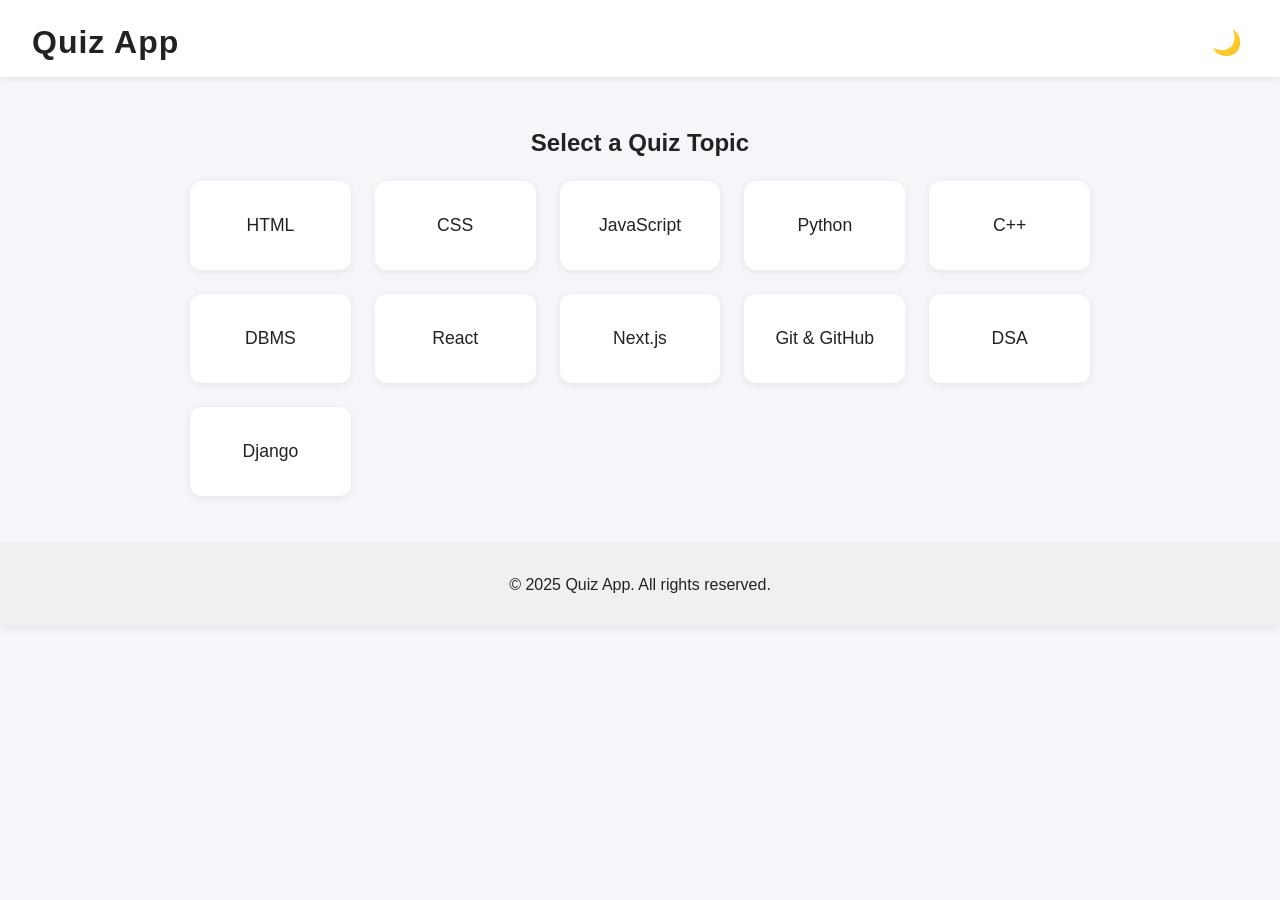
<file: public/index.html>
<!DOCTYPE html>
<html lang="en">
<head>
  <meta charset="UTF-8">
  <meta name="viewport" content="width=device-width, initial-scale=1.0">
  <title>Quiz App</title>
  <link rel="stylesheet" href="../src/styles.css">
</head>
<body>
  <header>
    <h1>Quiz App</h1>
    <button id="theme-toggle" aria-label="Toggle dark/light mode">🌙</button>
  </header>
  <main>
    <section class="quiz-list">
      <h2>Select a Quiz Topic</h2>
      <div class="topics">
        <a href="../src/quiz.html?topic=html" class="topic-card">HTML</a>
        <a href="../src/quiz.html?topic=css" class="topic-card">CSS</a>
        <a href="../src/quiz.html?topic=js" class="topic-card">JavaScript</a>
        <a href="../src/quiz.html?topic=python" class="topic-card">Python</a>
        <a href="../src/quiz.html?topic=cpp" class="topic-card">C++</a>
        <a href="../src/quiz.html?topic=dbms" class="topic-card">DBMS</a>
        <a href="../src/quiz.html?topic=react" class="topic-card">React</a>
        <a href="../src/quiz.html?topic=nextjs" class="topic-card">Next.js</a>
        <a href="../src/quiz.html?topic=git" class="topic-card">Git & GitHub</a>
        <a href="../src/quiz.html?topic=dsa" class="topic-card">DSA</a>
        <a href="../src/quiz.html?topic=django" class="topic-card">Django</a>
      </div>
    </section>
  </main>
  <footer>
    <p>&copy; 2025 Quiz App. All rights reserved.</p>
  </footer>
  <script src="../src/theme.js"></script>
</body>
</html>
</file>
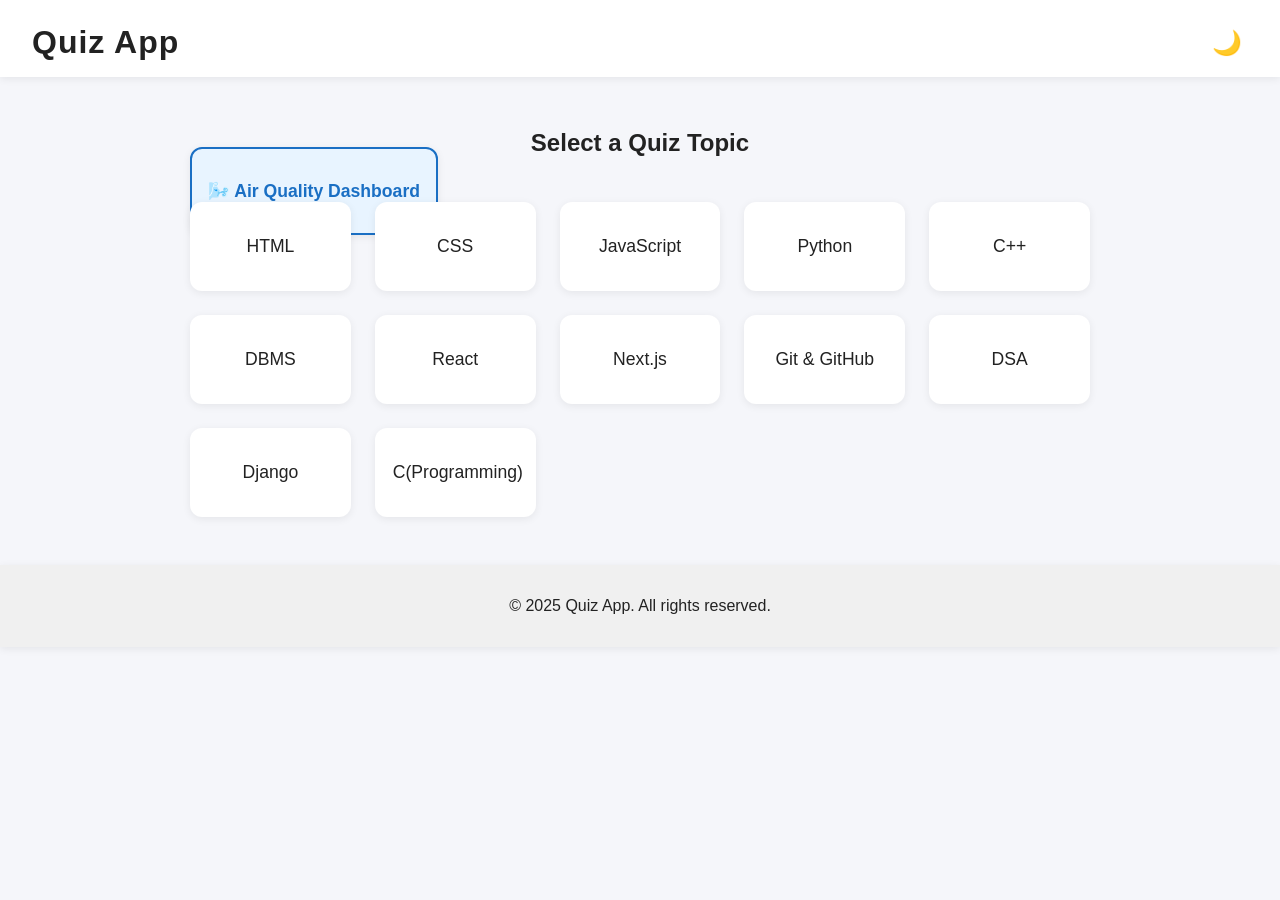
<file: src/index.html>
<!DOCTYPE html>
<html lang="en">
<head>
  <meta charset="UTF-8">
  <meta name="viewport" content="width=device-width, initial-scale=1.0">
  <title>Quiz App</title>
  <link rel="stylesheet" href="styles.css">
</head>
<body>
  <header>
    <h1>Quiz App</h1>
    <button id="theme-toggle" aria-label="Toggle dark/light mode">🌙</button>
  </header>
  <main>
    <section class="quiz-list">
      <h2>Select a Quiz Topic</h2>
      <a href="air-quality.html" class="topic-card" style="grid-column:1/-1;background:#e8f4ff;border:2px solid #1a6fc4;color:#1a6fc4;font-weight:700;">
        🌬️ Air Quality Dashboard
      </a>
      <div class="topics">
        <a href="quiz.html?topic=html" class="topic-card">HTML</a>
        <a href="quiz.html?topic=css" class="topic-card">CSS</a>
        <a href="quiz.html?topic=js" class="topic-card">JavaScript</a>
        <a href="quiz.html?topic=python" class="topic-card">Python</a>
        <a href="quiz.html?topic=cpp" class="topic-card">C++</a>
        <a href="quiz.html?topic=dbms" class="topic-card">DBMS</a>
        <a href="quiz.html?topic=react" class="topic-card">React</a>
        <a href="quiz.html?topic=nextjs" class="topic-card">Next.js</a>
        <a href="quiz.html?topic=git" class="topic-card">Git & GitHub</a>
        <a href="quiz.html?topic=dsa" class="topic-card">DSA</a>
        <a href="quiz.html?topic=django" class="topic-card">Django</a>
        <a href="quiz.html?topic=cprogramming" class="topic-card">C(Programming)</a>
      </div>
    </section>
  </main>
  <footer>
    <p>&copy; 2025 Quiz App. All rights reserved.</p>
  </footer>
  <script src="theme.js"></script>
</body>
</html>
</file>
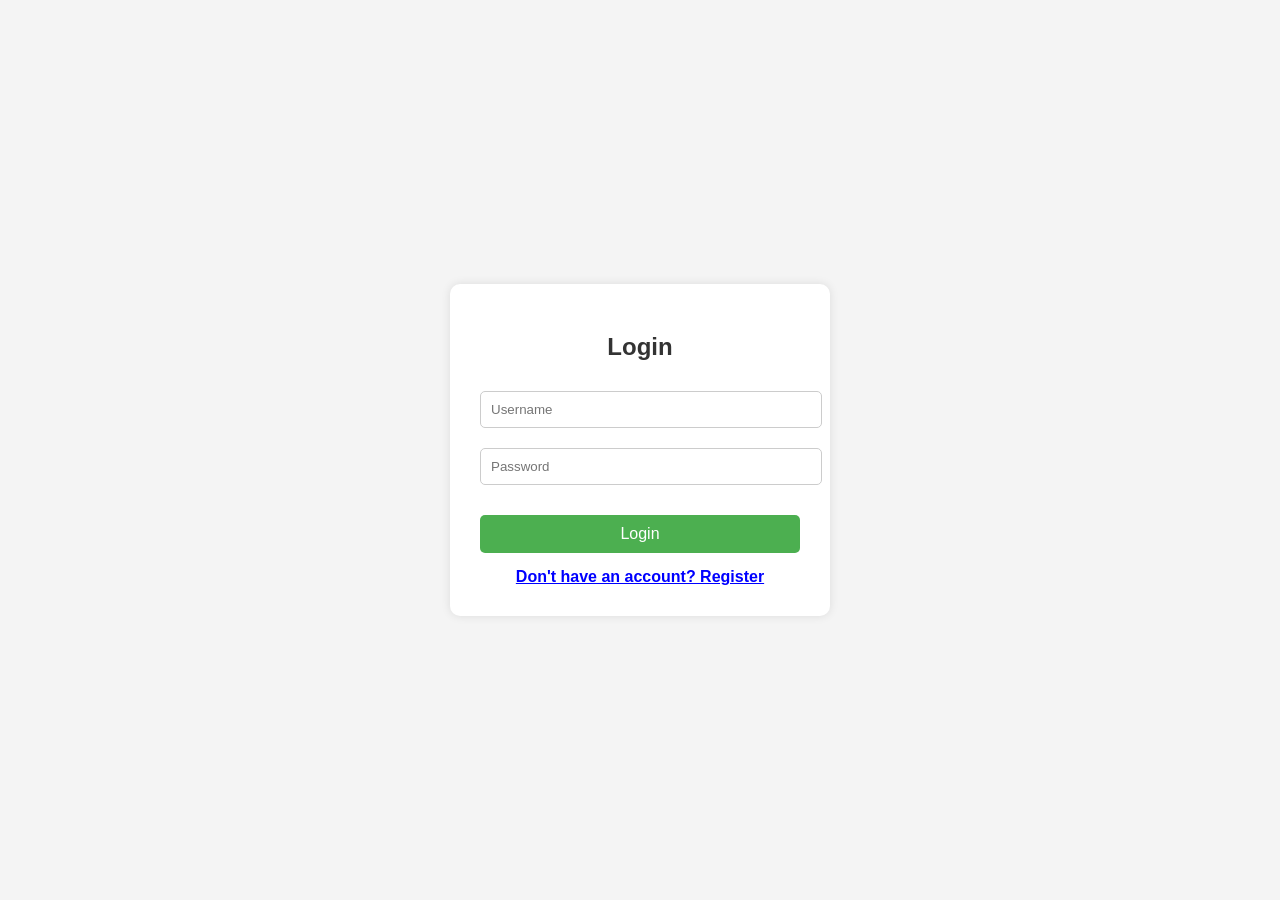
<file: auth.html>
<!DOCTYPE html>
<html lang="en">
<head>
  <meta charset="UTF-8" />
  <meta name="viewport" content="width=device-width, initial-scale=1.0"/>
  <title>Login / Register - Quiz App</title>
  <link rel="stylesheet" href="styles.css" />
  <style>
    body {
      font-family: Arial, sans-serif;
      background: #f4f4f4;
      display: flex;
      justify-content: center;
      align-items: center;
      height: 100vh;
    }
    .container {
      background: #fff;
      padding: 30px;
      border-radius: 10px;
      box-shadow: 0 0 10px rgba(0,0,0,0.1);
      width: 320px;
    }
    h2 {
      text-align: center;
      margin-bottom: 20px;
    }
    input {
      width: 100%;
      padding: 10px;
      margin: 10px 0;
      border: 1px solid #ccc;
      border-radius: 5px;
    }
    button {
      width: 100%;
      padding: 10px;
      background-color: #4CAF50;
      color: white;
      border: none;
      border-radius: 5px;
      cursor: pointer;
    }
    button:hover {
      background-color: #45a049;
    }
    .toggle-link {
      margin-top: 15px;
      text-align: center;
      cursor: pointer;
      color: blue;
      text-decoration: underline;
    }
  </style>
</head>
<body>
  <div class="container">
    <div id="login-form">
      <h2>Login</h2>
      <input type="text" id="loginUsername" placeholder="Username" required />
      <input type="password" id="loginPassword" placeholder="Password" required />
      <button onclick="loginUser()">Login</button>
      <div class="toggle-link" onclick="showRegister()">Don't have an account? Register</div>
    </div>

    <div id="register-form" style="display:none;">
      <h2>Register</h2>
      <input type="text" id="regUsername" placeholder="Username" required />
      <input type="password" id="regPassword" placeholder="Password" required />
      <button onclick="registerUser()">Register</button>
      <div class="toggle-link" onclick="showLogin()">Already have an account? Login</div>
    </div>
  </div>

  <script>
    function showRegister() {
      document.getElementById("login-form").style.display = "none";
      document.getElementById("register-form").style.display = "block";
    }

    function showLogin() {
      document.getElementById("login-form").style.display = "block";
      document.getElementById("register-form").style.display = "none";
    }

    function registerUser() {
      const username = document.getElementById("regUsername").value;
      const password = document.getElementById("regPassword").value;

      if (username && password) {
        localStorage.setItem("quizUser", username);
        localStorage.setItem("quizPass", password);
        alert("Registration successful! You can now login.");
        showLogin();
      } else {
        alert("Please fill all fields.");
      }
    }

    function loginUser() {
      const username = document.getElementById("loginUsername").value;
      const password = document.getElementById("loginPassword").value;

      const storedUser = localStorage.getItem("quizUser");
      const storedPass = localStorage.getItem("quizPass");

      if (username === storedUser && password === storedPass) {
        alert("Login successful!");
        window.location.href = "index.html"; // Redirect to quiz homepage
      } else {
        alert("Invalid credentials!");
      }
    }
  </script>
</body>
</html>
</file>
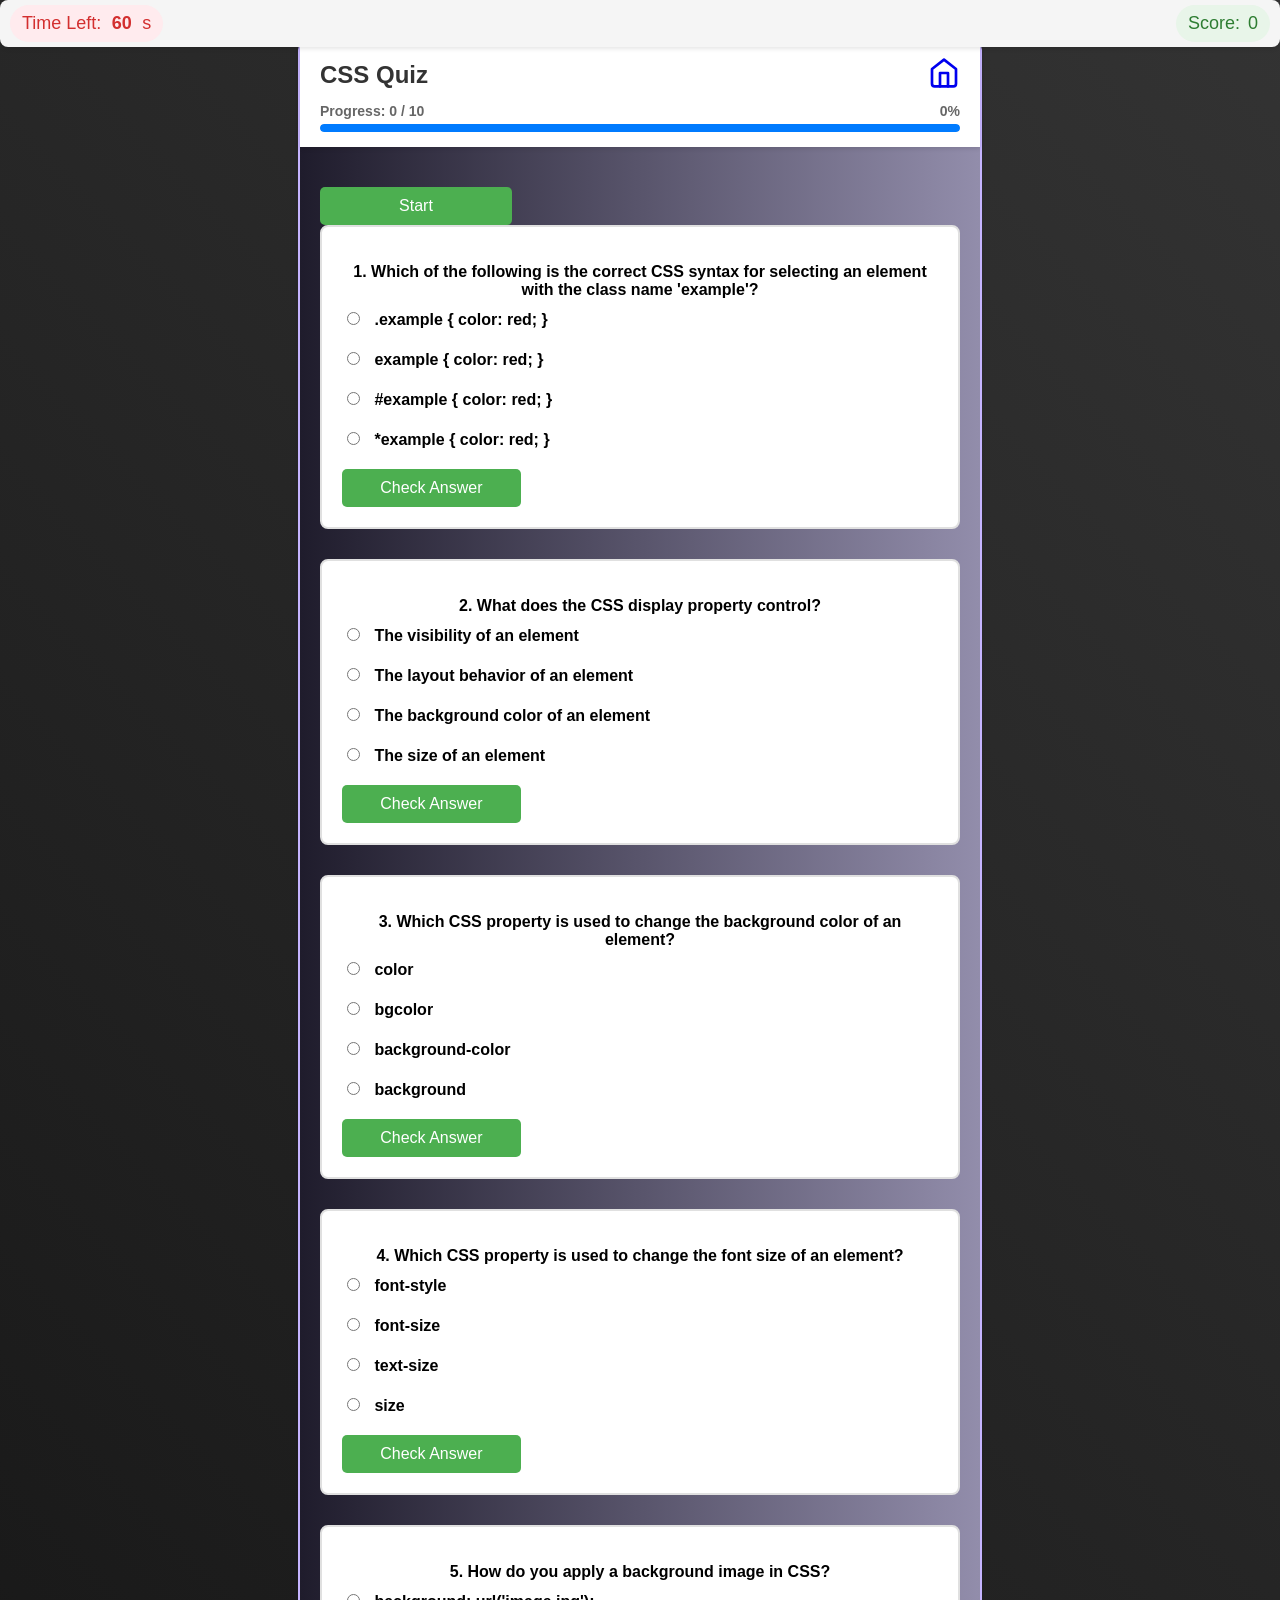
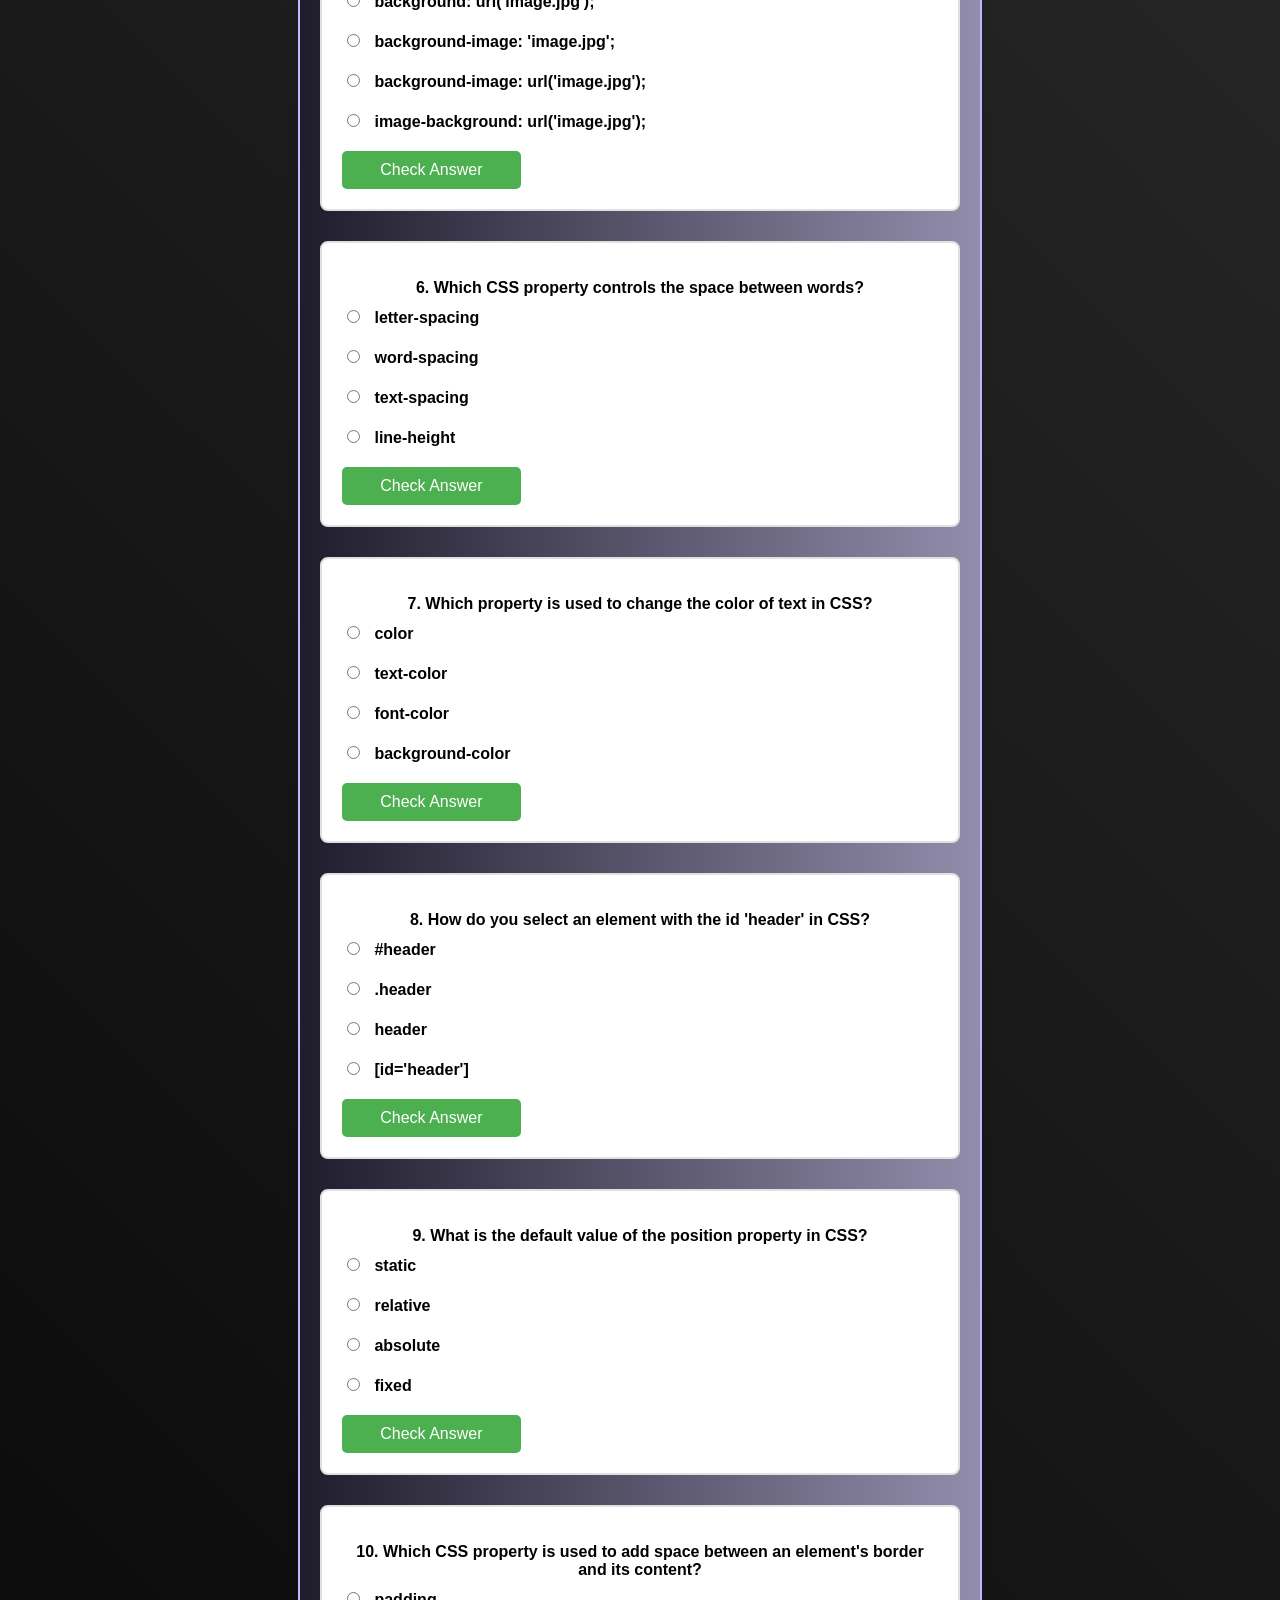
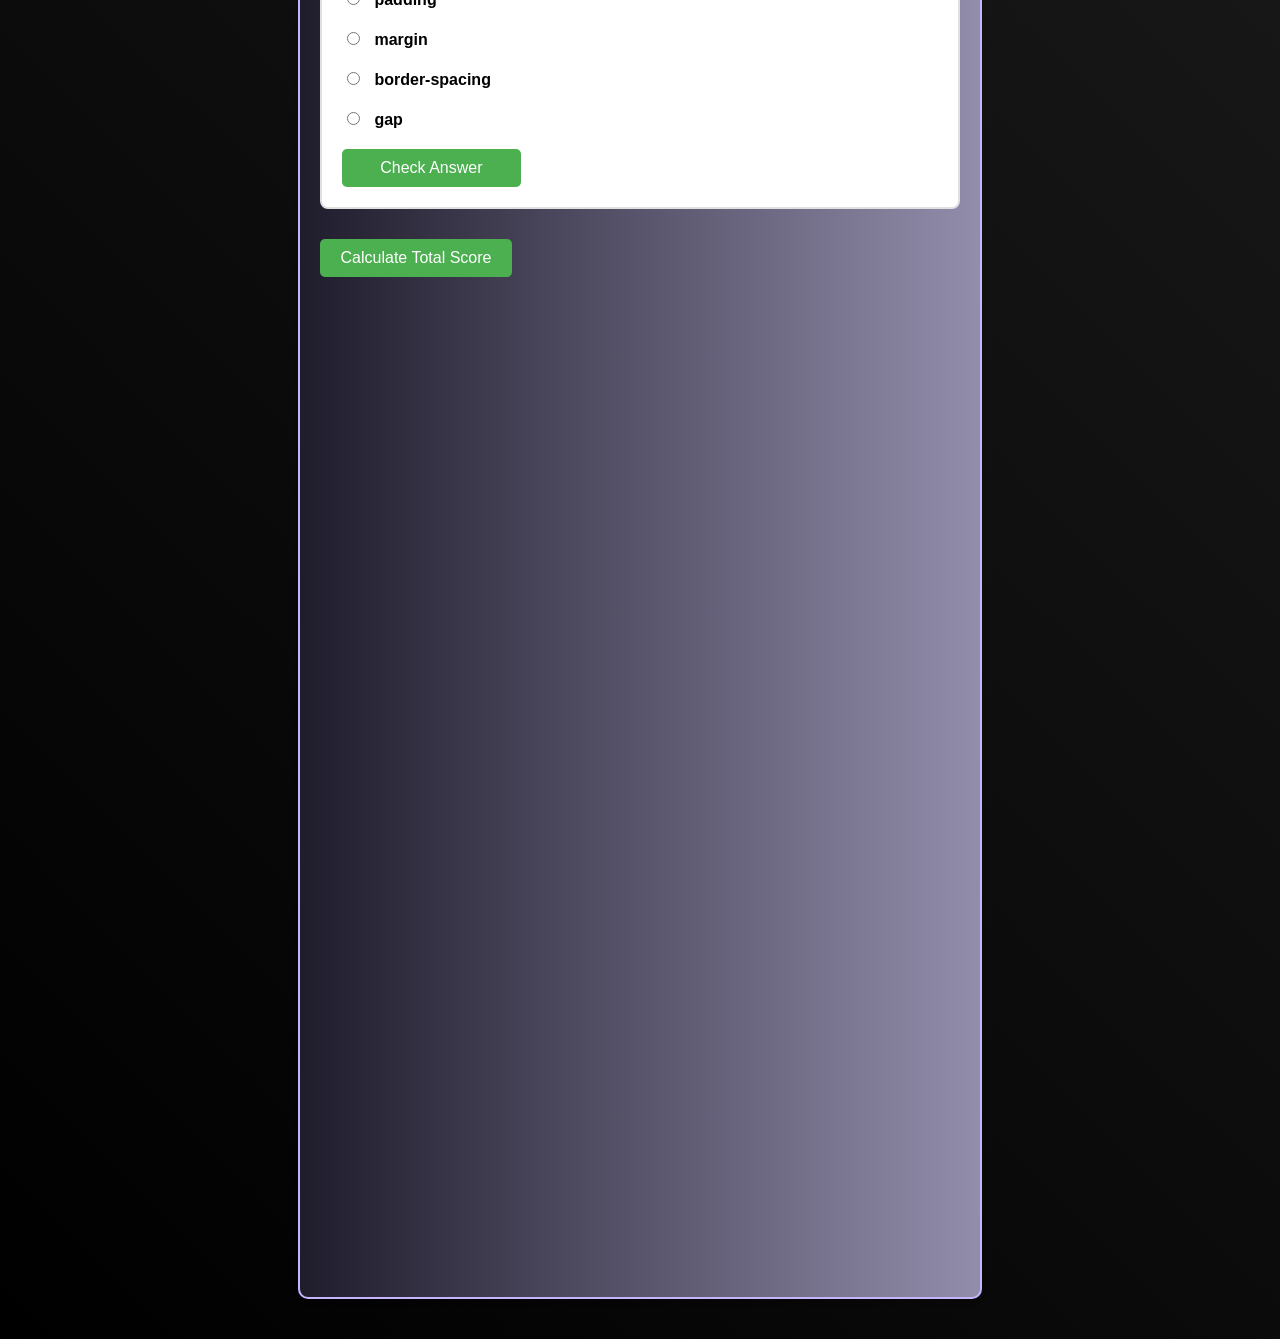
<file: css-quiz.html>
<!DOCTYPE html>
<html lang="en">
<head>
  <meta charset="UTF-8" />
  <meta name="viewport" content="width=device-width, initial-scale=1.0"/>
  <title>CSS Quiz</title>
  <link rel="stylesheet" href="styles.css"/>
</head>
<body>
  <div class="quiz-header">
    <div class="timer-container">
      <span>Time Left: </span><span id="timer">60</span>s
    </div>
    <div class="score-display">
      <span>Score: </span><span id="scoree">0</span>
    </div>
  </div>

  <div class="quiz-container">
    <div class="progress-header">
      <div style="display: flex; justify-content: space-between; align-items: center;">
        <h2 style="margin: 0; color: #333;">CSS Quiz</h2>
        <a href="index.html" class="back-button-icon" aria-label="Back to Home">
          <svg xmlns="http://www.w3.org/2000/svg" width="32" height="32" viewBox="0 0 24 24" fill="none" stroke="currentColor" stroke-width="2" stroke-linecap="round" stroke-linejoin="round">
            <path d="M3 9l9-7 9 7v11a2 2 0 0 1-2 2H5a2 2 0 0 1-2-2z"/>
            <polyline points="9 22 9 12 15 12 15 22"/>
          </svg>
        </a>
      </div>

      <div class="progress-container">
        <div class="progress-info">
          <span id="progress-text">Progress: 0 / 10</span>
          <span id="progress-percentage">0%</span>
        </div>
        <div class="progress-bar">
          <div class="progress-fill" id="progress-fill"></div>
        </div>
      </div>
    </div>

    <div class="quiz-section">
      <div class="btnclass">
        <button id="start-btn">Start</button>
        <button id="restart-btn" style="display:none;">Restart</button>
      </div>

      <div class="questions-scroll-container">
        <div id="css-questions"></div>
      </div>
    </div>

    <div id="result" class="result"></div>
  </div>

  <script src="script.js"></script>
</body>
</html>
</file>
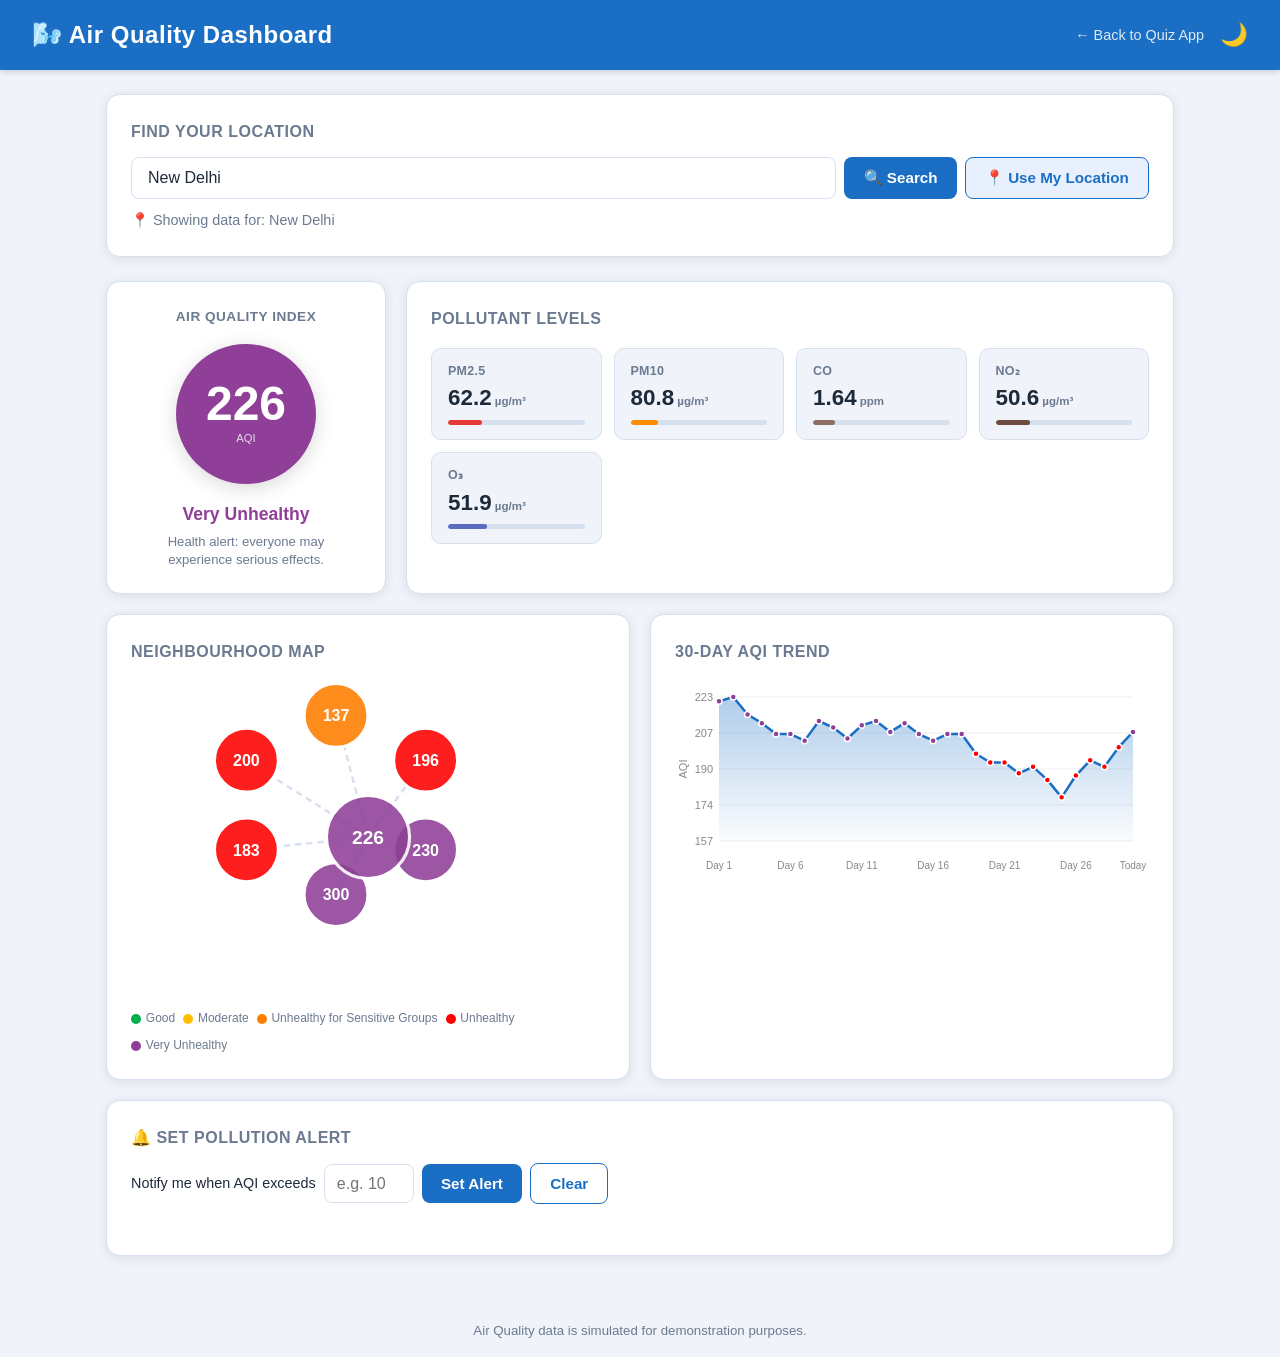
<file: src/air-quality.html>
<!DOCTYPE html>
<html lang="en">
<head>
  <meta charset="UTF-8">
  <meta name="viewport" content="width=device-width, initial-scale=1.0">
  <title>Air Quality Dashboard</title>
  <link rel="stylesheet" href="css/air-quality.css">
</head>
<body>

  <!-- ── Header ──────────────────────────────────────────────────────────── -->
  <header class="aq-header">
    <h1>🌬️ Air Quality Dashboard</h1>
    <div class="header-right">
      <a href="index.html" class="back-link">← Back to Quiz App</a>
      <button id="theme-toggle-aq" aria-label="Toggle dark/light mode" title="Toggle theme">🌙</button>
    </div>
  </header>

  <!-- ── Main ─────────────────────────────────────────────────────────────── -->
  <main class="aq-main">

    <!-- 1. Search / GPS ─────────────────────────────────────────────────── -->
    <section class="search-section card">
      <h2>Find your location</h2>
      <div class="search-bar">
        <input
          type="text"
          id="city-input"
          placeholder="Type your city or village name…"
          aria-label="City or village name"
          autocomplete="off"
        >
        <button id="search-btn" class="btn btn-primary">🔍 Search</button>
        <button id="gps-btn"    class="btn btn-secondary">📍 Use My Location</button>
      </div>
      <p id="location-display"></p>
    </section>

    <!-- 2 + 3. AQI & Pollutants ─────────────────────────────────────────── -->
    <div class="top-row">

      <!-- AQI -->
      <div class="card aqi-card">
        <p class="aqi-label">Air Quality Index</p>
        <div class="aqi-circle aqi-good" id="aqi-circle">
          <span class="aqi-number" id="aqi-number">—</span>
          <span class="aqi-unit">AQI</span>
        </div>
        <p class="aqi-category" id="aqi-category">—</p>
        <p class="aqi-description" id="aqi-description"></p>
      </div>

      <!-- Pollutants -->
      <div class="card pollutants-card">
        <h3>Pollutant Levels</h3>
        <div class="pollutants-grid" id="pollutants-grid">
          <!-- Populated by JS -->
        </div>
      </div>

    </div>

    <!-- 4 + 5. Map & Trend ──────────────────────────────────────────────── -->
    <div class="bottom-row">

      <!-- Neighbourhood map -->
      <div class="card map-card">
        <h3>Neighbourhood Map</h3>
        <div class="map-wrapper">
          <svg id="neighborhood-map" viewBox="0 0 200 200" role="img" aria-label="Neighbourhood air quality map">
            <!-- Populated by JS -->
          </svg>
          <div class="map-tooltip" id="map-tooltip"></div>
        </div>
        <div class="map-legend" id="map-legend">
          <!-- Populated by JS -->
        </div>
      </div>

      <!-- 30-day trend -->
      <div class="card trend-card">
        <h3>30-Day AQI Trend</h3>
        <canvas id="trend-canvas" aria-label="30-day air quality index trend chart"></canvas>
      </div>

    </div>

    <!-- 6. Alerts ───────────────────────────────────────────────────────── -->
    <div class="card alert-card">
      <h3>🔔 Set Pollution Alert</h3>
      <div class="alert-form">
        <label for="alert-threshold">Notify me when AQI exceeds</label>
        <input
          type="number"
          id="alert-threshold"
          min="1"
          max="500"
          placeholder="e.g. 100"
          aria-label="AQI alert threshold"
        >
        <button id="set-alert-btn"   class="btn btn-primary">Set Alert</button>
        <button id="clear-alert-btn" class="btn btn-outline">Clear</button>
      </div>
      <p id="alert-status"></p>
    </div>

  </main>

  <!-- ── Footer ───────────────────────────────────────────────────────────── -->
  <footer class="aq-footer">
    <p>Air Quality data is simulated for demonstration purposes.</p>
  </footer>

  <!-- ── Loading Overlay ──────────────────────────────────────────────────── -->
  <div class="loading-overlay" id="loading-overlay" role="status" aria-live="polite">
    <div class="spinner"></div>
  </div>

  <script src="js/air-quality.js"></script>
</body>
</html>
</file>
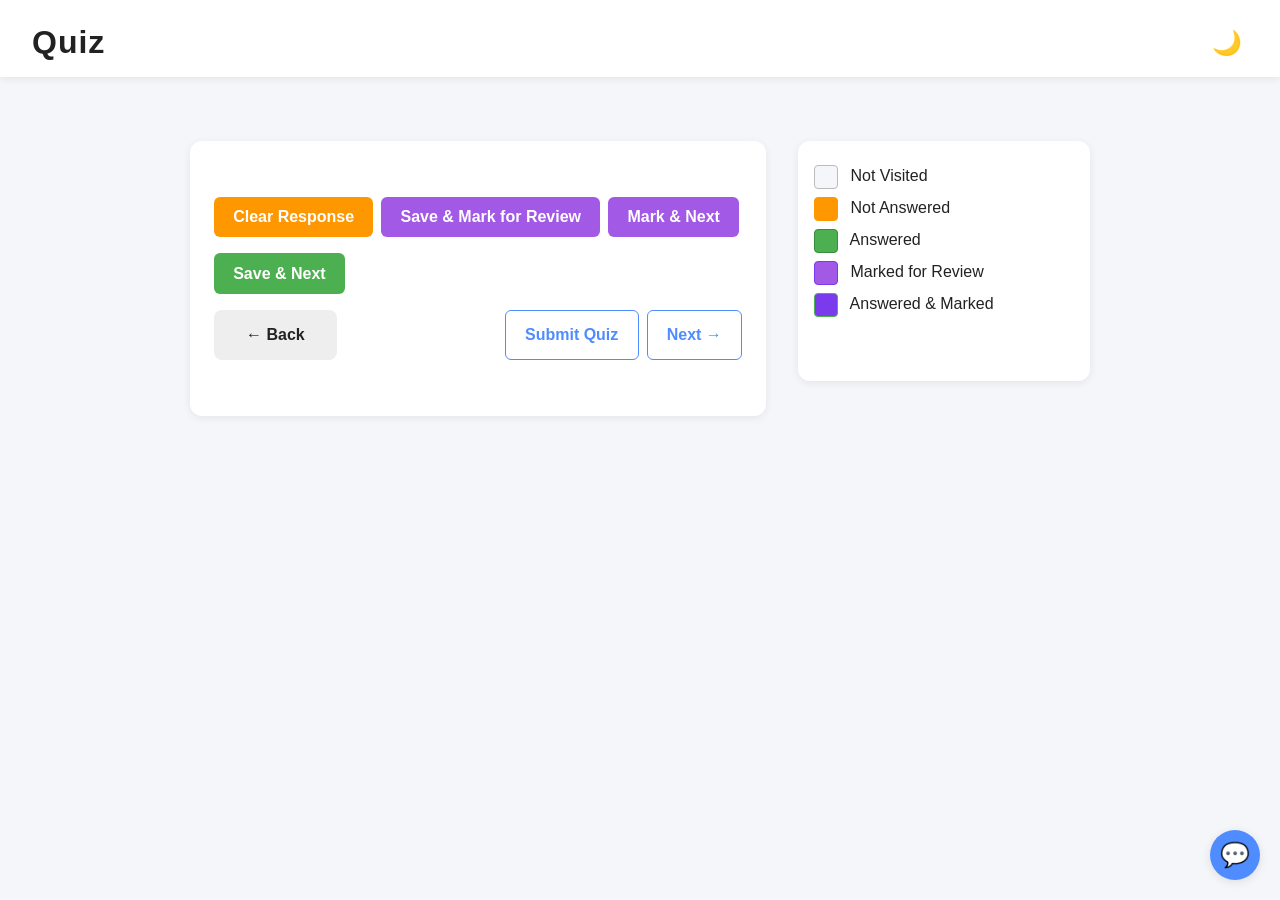
<file: src/quiz.html>
<!DOCTYPE html>
<html lang="en">
<head>
  <meta charset="UTF-8">
  <meta name="viewport" content="width=device-width, initial-scale=1.0">
  <title>Quiz App</title>
  <link rel="stylesheet" href="styles.css">
</head>
<body>
  <header>
    <h1 id="quiz-title">Quiz</h1>
    <button id="theme-toggle" aria-label="Toggle dark/light mode">🌙</button>
  </header>
  <main class="quiz-main-layout">
    <div class="quiz-container">
      <div id="question-area"></div>
      <div id="result"></div>
      <div id="review-area" style="display: none;"></div>
      <div class="quiz-action-row">
        <button id="clear-btn" class="action-btn orange">Clear Response</button>
        <button id="save-mark-btn" class="action-btn purple">Save & Mark for Review</button>
        <button id="mark-next-btn" class="action-btn purple">Mark & Next</button>
        <button id="save-next-btn" class="action-btn green">Save & Next</button>
      </div>
      <div class="quiz-nav-row">
        <button id="back-btn" class="nav-btn">← Back</button>
        <button id="submit-btn" class="nav-btn">Submit Quiz</button>
        <button id="next-btn" class="nav-btn">Next →</button>
      </div>
    </div>
    <div class="side-panel-right">
      <div class="legend">
        <div>
          <span class="legend-box not-visited"></span>
          Not Visited
        </div>
        <div>
          <span class="legend-box not-answered"></span>
          Not Answered
        </div>
        <div>
          <span class="legend-box answered"></span>
          Answered
        </div>
        <div>
          <span class="legend-box marked"></span>
          Marked for Review
        </div>
        <div>
          <span class="legend-box answered-marked"></span>
          Answered & Marked
        </div>
      </div>
      <div id="question-grid" class="question-grid"></div>
    </div>
  </main>

  <!-- Submit Modal -->
  <div id="submit-modal" class="modal" style="display: none;">
    <div class="modal-content">
      <h3>Submit Quiz?</h3>
      <div id="submit-summary"></div>
      <div class="modal-actions">
        <button id="final-submit-btn" class="action-btn green">Yes, Submit</button>
        <button id="cancel-submit-btn" class="nav-btn">Cancel</button>
      </div>
    </div>
  </div>

  <button id="exit-btn" class="big-btn" style="display: none;">Exit to Main Menu</button>

  <!-- Chatbot Widget -->
  <div class="chatbot-widget">
    <button class="chat-toggle" id="chatToggle">💬</button>
    <div class="chat-container" id="chatContainer">
      <div class="chat-header">
        <h3 class="chat-title">Quiz Assistant</h3>
        <button class="chat-close" id="chatClose">×</button>
      </div>
      <div class="chat-messages" id="chatMessages">
        <div class="chat-message bot">
          Hello! 👋 I'm your Quiz Assistant. Need help with the quiz?
        </div>
      </div>
      <div class="chat-input-area">
        <input type="text" class="chat-input" id="chatInput" placeholder="Type your message...">
        <button class="chat-send" id="chatSend">Send</button>
      </div>
    </div>
  </div>

  <script src="theme.js"></script>
  <script src="quiz.js"></script>
  <script>
    // Chatbot functionality
    const chatToggle = document.getElementById('chatToggle');
    const chatClose = document.getElementById('chatClose');
    const chatContainer = document.getElementById('chatContainer');
    const chatInput = document.getElementById('chatInput');
    const chatSend = document.getElementById('chatSend');
    const chatMessages = document.getElementById('chatMessages');

    function toggleChat() {
      chatContainer.classList.toggle('open');
    }

    function addMessage(message, isBot = false) {
      const messageDiv = document.createElement('div');
      messageDiv.className = `chat-message ${isBot ? 'bot' : 'user'}`;
      messageDiv.textContent = message;
      chatMessages.appendChild(messageDiv);
      chatMessages.scrollTop = chatMessages.scrollHeight;
    }

    function handleUserMessage(message) {
      addMessage(message, false);
      
      // Quiz-specific response logic
      let response = '';
      const lowerMessage = message.toLowerCase();
      
      if (lowerMessage.includes('hello') || lowerMessage.includes('hi')) {
        response = 'Hello! How can I help you with the quiz?';
      } else if (lowerMessage.includes('mark') || lowerMessage.includes('review')) {
        response = 'You can use "Mark for Review" to flag questions you want to revisit later. These will be highlighted in purple in the question grid.';
      } else if (lowerMessage.includes('submit')) {
        response = 'When you submit the quiz, you\'ll see your final score and a detailed review of all questions. Make sure to check all your answers before submitting!';
      } else if (lowerMessage.includes('clear')) {
        response = 'The "Clear Response" button will remove your current answer. You can then select a different option.';
      } else if (lowerMessage.includes('navigate') || lowerMessage.includes('move')) {
        response = 'Use the question grid on the right to jump to any question, or use the Back/Next buttons to move sequentially.';
      } else if (lowerMessage.includes('thank')) {
        response = "You're welcome! Good luck with your quiz!";
      } else {
        response = "I can help you with navigation, marking questions for review, or submitting your quiz. What would you like to know?";
      }
      
      setTimeout(() => addMessage(response, true), 500);
    }

    chatToggle.addEventListener('click', toggleChat);
    chatClose.addEventListener('click', toggleChat);
    
    chatInput.addEventListener('keypress', (e) => {
      if (e.key === 'Enter' && chatInput.value.trim()) {
        handleUserMessage(chatInput.value.trim());
        chatInput.value = '';
      }
    });

    chatSend.addEventListener('click', () => {
      if (chatInput.value.trim()) {
        handleUserMessage(chatInput.value.trim());
        chatInput.value = '';
      }
    });
  </script>
</body>
</html>
</file>
<file: src/styles.css>
/* Root theme variables */
:root {
  --bg: #f5f6fa;
  --text: #222;
  --primary: #4f8cff;
  --card-bg: #fff;
  --card-shadow: 0 2px 8px rgba(0,0,0,0.07);
  --header-bg: #fff;
  --footer-bg: #f0f0f0;
}
[data-theme="dark"] {
  --bg: #181a1b;
  --text: #f5f6fa;
  --primary: #4f8cff;
  --card-bg: #23272f;
  --card-shadow: 0 2px 8px rgba(0,0,0,0.25);
  --header-bg: #23272f;
  --footer-bg: #181a1b;
}

html, body {
  margin: 0;
  padding: 0;
  font-family: 'Segoe UI', Arial, sans-serif;
  background: var(--bg);
  color: var(--text);
  min-height: 100vh;
}
header {
  background: var(--header-bg);
  box-shadow: var(--card-shadow);
  padding: 1.5rem 2rem 1rem 2rem;
  display: flex;
  align-items: center;
  justify-content: space-between;
}
header h1 {
  margin: 0;
  font-size: 2rem;
  letter-spacing: 1px;
}
#theme-toggle {
  background: none;
  border: none;
  font-size: 1.5rem;
  cursor: pointer;
  color: var(--primary);
  transition: color 0.2s;
}
#theme-toggle:hover {
  color: #222;
}
main {
  padding: 2rem 1rem 1rem 1rem;
  max-width: 900px;
  margin: 0 auto;
}
.quiz-list h2 {
  text-align: center;
  margin-bottom: 1.5rem;
}
.topics {
  display: grid;
  grid-template-columns: repeat(auto-fit, minmax(160px, 1fr));
  gap: 1.5rem;
}
.topic-card {
  background: var(--card-bg);
  color: var(--text);
  border-radius: 12px;
  box-shadow: var(--card-shadow);
  padding: 2rem 1rem;
  text-align: center;
  font-size: 1.1rem;
  font-weight: 500;
  text-decoration: none;
  transition: background 0.2s, color 0.2s, box-shadow 0.2s;
  border: 2px solid transparent;
}
.topic-card:hover, .topic-card:focus {
  background: var(--primary);
  color: #fff;
  box-shadow: 0 4px 16px rgba(79,140,255,0.15);
  border-color: var(--primary);
}
footer {
  background: var(--footer-bg);
  color: var(--text);
  text-align: center;
  padding: 1rem 0;
  margin-top: 2rem;
  box-shadow: var(--card-shadow);
}
/* Quiz page styles */
.quiz-container {
  background: var(--card-bg);
  border-radius: 12px;
  box-shadow: var(--card-shadow);
  padding: 2rem 1.5rem;
  max-width: 600px;
  margin: 2rem auto;
}
.quiz-header {
  display: flex;
  justify-content: space-between;
  align-items: center;
  margin-bottom: 1.5rem;
}
.question {
  font-size: 1.2rem;
  margin-bottom: 1rem;
}
.options {
  display: flex;
  flex-direction: column;
  gap: 0.75rem;
  width: 100%;
}
.option {
  background: var(--bg);
  border: 1.5px solid var(--primary);
  border-radius: 8px;
  padding: 0.75rem 1rem;
  cursor: pointer;
  font-size: 1rem;
  transition: background 0.2s, color 0.2s, border 0.2s;
  word-break: break-word;
  white-space: pre-line;
  text-align: left;
  width: 100%;
  min-height: 2.5rem;
  box-sizing: border-box;
  outline: none;
  overflow-x: auto;
  font-family: inherit, 'Segoe UI', Arial, sans-serif;
}
.option code, .option .code {
  font-family: 'Fira Mono', 'Consolas', 'Menlo', 'Monaco', monospace;
  background: none;
  color: inherit;
  font-size: 1em;
}
/* For options that look like code, auto-detect and use monospace */
.option[data-code="true"] {
  font-family: 'Fira Mono', 'Consolas', 'Menlo', 'Monaco', monospace;
}
.option:hover, .option:focus {
  background: #eaf1ff;
  border-color: var(--primary);
}
[data-theme="dark"] .option:hover, [data-theme="dark"] .option:focus {
  background: #23272f;
  border-color: #90b4ff;
}
.option.selected {
  background: #ffe082;
  color: #222;
  border: 2px solid #ffd600;
}
[data-theme="dark"] .option.selected {
  background: #4f4a1a;
  color: #fff;
  border: 2px solid #ffd600;
}
.option.selected:hover, .option.selected:focus {
  background: #aee571;
  color: #222;
  border: 2px solid #388e3c;
}
[data-theme="dark"] .option.selected:hover, [data-theme="dark"] .option.selected:focus {
  background: #388e3c;
  color: #fff;
  border: 2px solid #aee571;
}
.option.correct {
  background: #4caf50;
  color: #fff;
  border: 2px solid #388e3c;
}
[data-theme="dark"] .option.correct {
  background: #388e3c;
  color: #fff;
}
.option.incorrect {
  background: #ff4f4f;
  color: #fff;
  border: 2px solid #b71c1c;
}
[data-theme="dark"] .option.incorrect {
  background: #b71c1c;
  color: #fff;
}
.result, .score {
  margin-top: 1.5rem;
  font-size: 1.1rem;
  font-weight: 600;
  text-align: center;
}
.big-btn {
  width: 100%;
  padding: 1rem 0;
  font-size: 1.3rem;
  font-weight: bold;
  background: var(--primary);
  color: #fff;
  border: none;
  border-radius: 8px;
  margin-top: 1.5rem;
  margin-bottom: 0.5rem;
  cursor: pointer;
  transition: background 0.2s;
}
.big-btn:disabled {
  background: #b3cfff;
  cursor: not-allowed;
}
#back-btn {
  padding: 1rem 2rem;
  font-size: 1rem;
  margin-right: 1rem;
  background: #eee;
  color: var(--text);
  border: none;
  border-radius: 8px;
  cursor: pointer;
  transition: background 0.2s, color 0.2s;
  outline: none;
}
#back-btn:hover, #back-btn:focus {
  background: #ddd;
}
[data-theme="dark"] #back-btn {
  background: #23272f;
  color: #f5f6fa;
  border: 1.5px solid #4f8cff;
}
[data-theme="dark"] #back-btn:hover, [data-theme="dark"] #back-btn:focus {
  background: #181a1b;
  color: #fff;
}
#restart-btn.big-btn {
  width: 100%;
  padding: 1rem 0;
  font-size: 1.3rem;
  font-weight: bold;
  background: #388e3c;
  color: #fff;
  border: none;
  border-radius: 8px;
  margin-top: 1.5rem;
  margin-bottom: 0.5rem;
  cursor: pointer;
  transition: background 0.2s;
}
#restart-btn.big-btn:hover, #restart-btn.big-btn:focus {
  background: #2e7031;
}
#mark-review-btn {
  width: 100%;
  padding: 1rem 0;
  font-size: 1.1rem;
  font-weight: bold;
  background: #a259e6;
  color: #fff;
  border: none;
  border-radius: 8px;
  margin-bottom: 1rem;
  margin-top: 1rem;
  cursor: pointer;
  transition: background 0.2s;
}
#mark-review-btn:hover, #mark-review-btn:focus {
  background: #7c3aed;
}
.quiz-nav {
  display: flex;
  justify-content: space-between;
  align-items: center;
  margin-top: 1.5rem;
}
#review-area {
  margin-top: 2rem;
  background: var(--card-bg);
  border-radius: 12px;
  box-shadow: var(--card-shadow);
  padding: 2rem 1.5rem;
}
.review-question {
  margin-bottom: 1.5rem;
}
.review-question .question {
  font-weight: bold;
}
.review-answer {
  margin-top: 0.5rem;
  margin-left: 1rem;
}
.review-correct {
  color: #4caf50;
  font-weight: bold;
}
.review-wrong {
  color: #ff4f4f;
  font-weight: bold;
}
.side-panel {
  width: 70px;
  min-width: 60px;
  background: var(--card-bg);
  border-radius: 12px;
  box-shadow: var(--card-shadow);
  padding: 1.5rem 0.5rem;
  display: flex;
  flex-direction: column;
  align-items: center;
  gap: 0.75rem;
  height: 500px;
  max-height: 80vh;
  overflow-y: auto;
  margin-top: 2rem;
}
.question-nav-btn {
  width: 38px;
  height: 38px;
  border-radius: 50%;
  border: 2px solid #b0b0b0;
  background: #eee;
  color: #444;
  font-weight: bold;
  font-size: 1.1rem;
  cursor: pointer;
  transition: border 0.2s, background 0.2s, color 0.2s;
  outline: none;
  display: flex;
  align-items: center;
  justify-content: center;
  position: relative;
}
[data-theme="dark"] .question-nav-btn {
  background: #23272f;
  color: #eee;
  border: 2px solid #444;
}
.question-nav-btn.answered {
  background: #4caf50;
  color: #fff;
  border-color: #388e3c;
}
.question-nav-btn.marked {
  background: #a259e6;
  color: #fff;
  border-color: #7c3aed;
}
.question-nav-btn.current {
  border: 3px solid #4f8cff;
  box-shadow: 0 0 0 2px #b3d1ff;
  z-index: 1;
}
.question-nav-btn:not(.answered):not(.marked):not(.current) {
  background: #eee;
  color: #888;
  border-color: #b0b0b0;
}
[data-theme="dark"] .question-nav-btn:not(.answered):not(.marked):not(.current) {
  background: #23272f;
  color: #888;
  border-color: #444;
}
.quiz-main-layout {
  display: flex;
  gap: 2rem;
  justify-content: center;
  align-items: flex-start;
  min-height: 80vh;
}
.quiz-content {
  background: var(--card-bg);
  border-radius: 12px;
  box-shadow: var(--card-shadow);
  padding: 2rem 1.5rem;
  max-width: 700px;
  min-width: 340px;
  flex: 1 1 400px;
  margin-top: 2rem;
}
.side-panel-right {
  min-width: 260px;
  max-width: 320px;
  background: var(--card-bg);
  border-radius: 12px;
  box-shadow: var(--card-shadow);
  padding: 1.5rem 1rem;
  margin-top: 2rem;
  display: flex;
  flex-direction: column;
  align-items: stretch;
  gap: 1.5rem;
}
.legend {
  display: flex;
  flex-direction: column;
  gap: 0.5rem;
  font-size: 1rem;
  margin-bottom: 1rem;
}
.legend-box {
  display: inline-block;
  width: 22px;
  height: 22px;
  border-radius: 4px;
  margin-right: 0.5rem;
  vertical-align: middle;
  border: 1.5px solid #bbb;
}
.legend-box.not-visited { background: #f5f6fa; border-color: #bbb; }
.legend-box.not-answered { background: #ff9800; border-color: #ff9800; }
.legend-box.answered { background: #4caf50; border-color: #388e3c; }
.legend-box.marked { background: #a259e6; border-color: #7c3aed; }
.legend-box.answered-marked { background: #7c3aed; border-color: #4caf50; }
.question-grid {
  display: grid;
  grid-template-columns: repeat(5, 1fr);
  gap: 0.5rem;
  justify-items: center;
  align-items: center;
}
.question-grid-btn {
  width: 38px;
  height: 38px;
  border-radius: 6px;
  border: 2px solid #bbb;
  background: #f5f6fa;
  color: #444;
  font-weight: bold;
  font-size: 1.1rem;
  cursor: pointer;
  transition: border 0.2s, background 0.2s, color 0.2s;
  outline: none;
  display: flex;
  align-items: center;
  justify-content: center;
  position: relative;
}
.question-grid-btn.current {
  border: 3px solid #4f8cff;
  box-shadow: 0 0 0 2px #b3d1ff;
  z-index: 1;
}
.question-grid-btn.not-visited { background: #f5f6fa; color: #888; border-color: #bbb; }
.question-grid-btn.not-answered { background: #ff9800; color: #fff; border-color: #ff9800; }
.question-grid-btn.answered { background: #4caf50; color: #fff; border-color: #388e3c; }
.question-grid-btn.marked { background: #a259e6; color: #fff; border-color: #7c3aed; }
.question-grid-btn.answered-marked { background: #7c3aed; color: #fff; border-color: #4caf50; }
.quiz-action-row {
  display: flex;
  gap: 0.5rem;
  margin: 1.5rem 0 0.5rem 0;
  flex-wrap: wrap;
}
.action-btn {
  padding: 0.7rem 1.2rem;
  font-size: 1rem;
  font-weight: bold;
  border: none;
  border-radius: 6px;
  cursor: pointer;
  transition: background 0.2s;
  margin-bottom: 0.5rem;
}
.action-btn.green { background: #4caf50; color: #fff; }
.action-btn.green:hover, .action-btn.green:focus { background: #388e3c; }
.action-btn.orange { background: #ff9800; color: #fff; }
.action-btn.orange:hover, .action-btn.orange:focus { background: #e65100; }
.action-btn.purple { background: #a259e6; color: #fff; }
.action-btn.purple:hover, .action-btn.purple:focus { background: #7c3aed; }
.quiz-nav-row {
  display: flex;
  gap: 0.5rem;
  margin-bottom: 1.5rem;
}
.nav-btn {
  padding: 0.7rem 1.2rem;
  font-size: 1rem;
  font-weight: bold;
  border: 1.5px solid #4f8cff;
  border-radius: 6px;
  background: #fff;
  color: #4f8cff;
  cursor: pointer;
  transition: background 0.2s, color 0.2s;
}
.nav-btn:hover, .nav-btn:focus { background: #eaf1ff; color: #222; }
#submit-btn { margin-left: auto; }
@media (max-width: 1100px) {
  .quiz-main-layout { flex-direction: column; gap: 1rem; }
  .side-panel-right { max-width: 100vw; min-width: 0; margin-top: 0; }
  .quiz-content { margin-top: 0; }
}
@media (max-width: 700px) {
  .question-grid { grid-template-columns: repeat(4, 1fr); }
  .quiz-content, .side-panel-right { padding: 1rem 0.5rem; }
}
@media (max-width: 500px) {
  .question-grid { grid-template-columns: repeat(3, 1fr); }
}
@media (max-width: 900px) {
  main[style] {
    flex-direction: column !important;
    gap: 0.5rem !important;
  }
  .side-panel {
    flex-direction: row;
    width: 100%;
    height: auto;
    max-width: 100vw;
    max-height: 60px;
    margin-top: 0.5rem;
    padding: 0.5rem 0.25rem;
    overflow-x: auto;
    overflow-y: hidden;
  }
  .question-nav-btn {
    width: 32px;
    height: 32px;
    font-size: 1rem;
  }
}
@media (max-width: 600px) {
  .quiz-container {
    padding: 1rem 0.5rem;
  }
  main {
    padding: 1rem 0.25rem;
  }
  .topics {
    grid-template-columns: 1fr 1fr;
  }
} 
.modal {
  position: fixed;
  top: 0; left: 0; right: 0; bottom: 0;
  background: rgba(0,0,0,0.4);
  display: flex;
  align-items: center;
  justify-content: center;
  z-index: 1000;
}
.modal-content {
  background: var(--card-bg);
  border-radius: 12px;
  box-shadow: 0 4px 32px rgba(0,0,0,0.18);
  padding: 2rem 2.5rem;
  min-width: 320px;
  max-width: 90vw;
  text-align: center;
}
.modal-actions {
  display: flex;
  gap: 1rem;
  justify-content: center;
  margin-top: 1.5rem;
}
#submit-summary {
  margin: 1rem 0 1.5rem 0;
  font-size: 1.1rem;
  text-align: left;
} 
.quiz-locked .question-grid-btn {
  pointer-events: none;
  opacity: 0.7;
  cursor: default;
  box-shadow: none;
  outline: none;
}
.quiz-locked .question-grid-btn.current {
  border: 2px solid #bbb;
  box-shadow: none;
}
.quiz-locked .quiz-action-row,
.quiz-locked .quiz-nav-row,
.quiz-locked #question-area {
  display: none !important;
} 

/* Chatbot Styles */
.chatbot-widget {
  position: fixed;
  bottom: 20px;
  right: 20px;
  z-index: 1000;
  font-family: inherit;
}

.chat-toggle {
  width: 50px;
  height: 50px;
  border-radius: 50%;
  background: var(--primary);
  border: none;
  color: white;
  font-size: 1.5rem;
  cursor: pointer;
  box-shadow: 0 2px 10px rgba(0,0,0,0.1);
  transition: transform 0.3s;
}

.chat-toggle:hover {
  transform: scale(1.1);
}

.chat-container {
  position: absolute;
  bottom: 70px;
  right: 0;
  width: 300px;
  height: 400px;
  background: var(--card-bg);
  border-radius: 12px;
  box-shadow: var(--card-shadow);
  display: none;
  flex-direction: column;
  overflow: hidden;
}

.chat-container.open {
  display: flex;
}

.chat-header {
  background: var(--primary);
  color: white;
  padding: 1rem;
  display: flex;
  align-items: center;
  justify-content: space-between;
}

.chat-title {
  margin: 0;
  font-size: 1rem;
}

.chat-close {
  background: none;
  border: none;
  color: white;
  cursor: pointer;
  font-size: 1.2rem;
}

.chat-messages {
  flex: 1;
  overflow-y: auto;
  padding: 1rem;
  display: flex;
  flex-direction: column;
  gap: 1rem;
}

.chat-message {
  max-width: 80%;
  padding: 0.75rem 1rem;
  border-radius: 12px;
  font-size: 0.9rem;
}

.chat-message.bot {
  background: var(--card-bg);
  border: 1px solid var(--primary);
  color: var(--text);
  align-self: flex-start;
}

.chat-message.user {
  background: var(--primary);
  color: white;
  align-self: flex-end;
}

.chat-input-area {
  padding: 1rem;
  border-top: 1px solid rgba(0,0,0,0.1);
  display: flex;
  gap: 0.5rem;
}

.chat-input {
  flex: 1;
  padding: 0.5rem;
  border: 1px solid var(--primary);
  border-radius: 6px;
  font-family: inherit;
  font-size: 0.9rem;
  background: var(--card-bg);
  color: var(--text);
}

.chat-send {
  background: var(--primary);
  color: white;
  border: none;
  border-radius: 6px;
  padding: 0.5rem 1rem;
  cursor: pointer;
  font-size: 0.9rem;
}

.chat-send:hover {
  background: #4070dd;
}

/* Dark mode adjustments for chatbot */
[data-theme="dark"] .chat-message.bot {
  background: var(--card-bg);
  border-color: var(--primary);
}

[data-theme="dark"] .chat-input {
  background: var(--card-bg);
  color: var(--text);
  border-color: var(--primary);
}

@media (max-width: 768px) {
  .chatbot-widget {
    bottom: 10px;
    right: 10px;
  }
  
  .chat-container {
    width: calc(100vw - 20px);
    height: 60vh;
    bottom: 60px;
  }
}

/* Score Card Styles */
.score-card {
  background: var(--card-bg);
  border-radius: 12px;
  box-shadow: var(--card-shadow);
  padding: 2rem;
  text-align: center;
  margin-top: 2rem;
}

.score-title {
  font-size: 1.5rem;
  margin-bottom: 1rem;
  color: var(--text);
}

.score-value {
  font-size: 3rem;
  color: var(--primary);
  font-weight: bold;
  margin-bottom: 1rem;
}

.score-details {
  display: grid;
  grid-template-columns: repeat(auto-fit, minmax(150px, 1fr));
  gap: 1rem;
  margin-top: 1.5rem;
}

.score-detail-item {
  padding: 1rem;
  background: var(--bg);
  border-radius: 8px;
  text-align: center;
}

.detail-label {
  font-size: 0.9rem;
  color: var(--text);
  opacity: 0.8;
  margin-bottom: 0.5rem;
}

.detail-value {
  font-size: 1.2rem;
  font-weight: bold;
  color: var(--primary);
} 

/* Enhanced Score Card Styles */
.score-card {
  background: var(--card-bg);
  border-radius: 12px;
  box-shadow: var(--card-shadow);
  padding: 2rem;
  text-align: center;
  margin-bottom: 2rem;
}

.score-title {
  font-size: 2rem;
  margin-bottom: 1rem;
  color: var(--text);
}

.score-value {
  font-size: 4rem;
  color: var(--primary);
  font-weight: bold;
  margin: 1rem 0;
}

.performance-message {
  font-size: 1.2rem;
  color: var(--primary);
  margin: 1rem 0;
  padding: 1rem;
  border-radius: 8px;
  background: rgba(79, 140, 255, 0.1);
}

.score-details {
  display: grid;
  grid-template-columns: repeat(auto-fit, minmax(150px, 1fr));
  gap: 1.5rem;
  margin-top: 2rem;
}

.score-detail-item {
  padding: 1.5rem;
  background: var(--bg);
  border-radius: 12px;
  text-align: center;
  transition: transform 0.3s;
}

.score-detail-item:hover {
  transform: translateY(-5px);
}

.detail-label {
  font-size: 0.9rem;
  color: var(--text);
  opacity: 0.8;
  margin-bottom: 0.5rem;
}

.detail-value {
  font-size: 1.5rem;
  font-weight: bold;
}

.score-actions {
  display: flex;
  gap: 1rem;
  justify-content: center;
  margin: 2rem 0;
}

.score-actions button {
  padding: 1rem 2rem;
  font-size: 1.1rem;
  min-width: 200px;
}

.review-section {
  background: var(--card-bg);
  border-radius: 12px;
  padding: 2rem;
  margin-top: 2rem;
}

.review-section h3 {
  font-size: 1.5rem;
  margin-bottom: 2rem;
  color: var(--text);
  text-align: center;
}

.review-list {
  display: flex;
  flex-direction: column;
  gap: 1.5rem;
}

.review-question {
  background: var(--bg);
  border-radius: 12px;
  padding: 1.5rem;
  border-left: 5px solid var(--primary);
}

.review-question.correct {
  border-left-color: #4caf50;
}

.review-question.incorrect {
  border-left-color: #f44336;
}

.review-question .question {
  display: flex;
  align-items: flex-start;
  gap: 1rem;
  margin-bottom: 1rem;
}

.question-number {
  font-weight: bold;
  color: var(--primary);
  min-width: 40px;
}

.question-text {
  flex: 1;
}

.question-status {
  font-size: 1.2rem;
  font-weight: bold;
}

.question-status.correct {
  color: #4caf50;
}

.question-status.incorrect {
  color: #f44336;
}

.review-answer {
  margin-left: 40px;
  display: flex;
  flex-direction: column;
  gap: 0.5rem;
}

.user-answer, .correct-answer {
  display: flex;
  gap: 0.5rem;
  align-items: center;
}

.review-correct {
  color: #4caf50;
  font-weight: 500;
}

.review-wrong {
  color: #f44336;
  font-weight: 500;
}

@media (max-width: 768px) {
  .score-value {
    font-size: 3rem;
  }

  .score-actions {
    flex-direction: column;
  }

  .score-actions button {
    width: 100%;
  }

  .review-question .question {
    flex-direction: column;
    gap: 0.5rem;
  }

  .review-answer {
    margin-left: 0;
  }
}
</file>
<file: styles.css>
/* Base Styling */
body {
  font-family: 'Roboto', sans-serif;
  font-weight: 700;
  background-color: #e3e9ef;
  margin: 0;
  padding: 0;
  overflow-x: hidden;
  transition: background-image 2s ease-in-out;
    background: linear-gradient(45deg, var(--start-color, #000), var(--end-color, #333));
}

/* ==== Navbar Styling ==== */
.mynavbar {
  position: sticky;
  top: 0;
  z-index: 1000;
  background: linear-gradient(to right, #1f1c2c, #928dab);
 box-shadow: 0 2px 8px rgba(0, 0, 0, 0.1);
  padding: 10px 0;
  border-bottom-left-radius: 8px;
  border-bottom-right-radius: 8px;
  border: 2px solid #c5b4ff;

}

.navbar-container {
  max-width: 1200px;
  margin: 0 auto;
  padding: 0 20px;
  display: flex;
  justify-content: space-between;
  align-items: center;
  flex-wrap: wrap;
}

.mynavbar strong {
  font-size: 22px;
  color: #ffffff;
  letter-spacing: 1px;
}

.nav-links {
  display: flex;
  gap: 12px;
}

.nav-links .link {
  color: white;
  background-color: rgba(255, 255, 255, 0.15);
  padding: 8px 16px;
  border-radius: 6px;
  text-decoration: none;
  font-weight: 500;
  transition: background 0.3s ease, transform 0.2s;
}

.nav-links .link:hover {
  background-color: rgba(255, 255, 255, 0.25);
  transform: translateY(-2px);
}

/* Responsive Navbar */
@media (max-width: 768px) {
  .navbar-container {
    flex-direction: column;
    align-items: flex-start;
    gap: 10px;
  }

  .nav-links {
    flex-direction: column;
    width: 100%;
  }

  .nav-links .link {
    width: 100%;
    text-align: left;
  }
}

.quiz-container {
  text-align: center;
  max-width: 800px;
  margin: 40px auto;
background: linear-gradient(to right, #1f1c2c, #928dab);
  padding: 20px;
  border-radius: 10px;
  box-shadow: 0 0 10px rgba(0, 0, 0, 0.1);
  border: 2px solid #c5b4ff;

}

.quiz-section {
  margin-bottom: 1000px;
}

h2 {
  color: #333;
  font-size: 24px;
}

.description {
  margin-bottom: 1rem;
  font-size: 1.25rem;
  color: #0f0404;
}

.quiz-list {
  list-style-type: none;
  padding: 0;
  margin-top: 1.5rem;
}

.quiz-list li {
  margin-bottom: 1rem;
}

.quiz-link {
  align-items: center;
  display: inline-block;
  padding: 12px 24px;
  background-color: #88B6F2;
  color: #022954;
  text-decoration: none;
  border-radius: 6px;
  width: 100%;
  max-width: 300px;
  transition: background-color 0.3s;
  font-size: 1rem;
  text-align: center;
}

.quiz-link:hover {
  background-color: #1a589a;
}

.question-container {
  margin-bottom: 15px;
  border-bottom: 1px solid #ddd;
  padding-bottom: 10px;
}

.question-container p {
  font-weight: bold;
  margin-bottom: 10px;
}

.option-container {
  margin-top: 10px;
  padding-left: 0;
  list-style-type: none;
  display: block;
  margin-bottom: 20px;
}

.option-container li {
  margin-bottom: 20px;
  display: flex;
  align-items: center;
}

input[type="radio"] {
  margin-right: 10px;
  cursor: pointer;
}

button {
  background-color: #4CAF50;
  color: white;
  padding: 10px 20px;
  border: none;
  cursor: pointer;
  border-radius: 5px;
  font-size: 16px;
  margin-top: 20px;
  display: block;
  width: 30%;
}

button:hover {
  background-color: #45a049;
}


/* Responsive footer */
footer {
background: linear-gradient(to right, #1f1c2c, #928dab);
  color: #ffffff;
  padding: 20px 30px;
  display: flex;
  justify-content: space-between;
  align-items: center;
  flex-wrap: wrap;
  font-size: 14px;
  border-top-left-radius: 8px;
  border-top-right-radius: 8px;
  box-shadow: 0 -4px 8px rgba(0, 0, 0, 0.2);
  border: 2px solid #c5b4ff;

}

.footer-left {
  display: flex;
  align-items: center;
  gap: 6px;
  flex-wrap: wrap;
}

.footer-center a {
  color: #fff;
  text-decoration: underline;
  font-weight: 500;
  transition: color 0.3s ease;
}

.footer-center a:hover {
  color: #ffeb3b;
}

.footer-right {
  display: flex;
  gap: 15px;
}

.footer-right a {
  color: #fff;
  text-decoration: none;
  font-size: 18px;
  transition: transform 0.3s, color 0.3s;
}

.footer-right a:hover {
  color: #ffeb3b;
  transform: translateY(-2px);
}

/* Responsive Footer */
@media (max-width: 768px) {
  footer {
    flex-direction: column;
    gap: 10px;
    text-align: center;
  }
}



.link {
  text-decoration: none;
  color: black;
  font-weight: 500;
  margin-right: 1rem;
  opacity: 0.75;
  display: flex;
  align-items: center;
}

.icon {
  padding: 0.5rem;
  opacity: 0.75;
  font-size: 1.1rem;
  transition: transform 0.3s ease, opacity 0.3s ease;
}

.link:hover {
  transform: scale(1.1);
  opacity: 1;
  color: white;
  transition: all 0.3s ease-in-out;
}

.icon:hover {
  transform: scale(1.1);
  color: #fff;
  opacity: 1;
}

/* Quiz Header (fixed top bar) */
.quiz-header {
  position: fixed;
  top: 0;
  left: 0;
  right: 0;
  background-color: white;
  z-index: 1000;
  padding: 10px 20px;
  box-shadow: 0 2px 5px rgba(0, 0, 0, 0.1);
  display: flex;
  justify-content: space-between;
  align-items: center;
  padding: 5px 10px;
  background-color: #f5f5f5;
  border-radius: 8px;
  margin-bottom: 20px;
  box-shadow: 0 2px 4px rgba(0, 0, 0, 0.1);
}


.btnclass {
  display: flex;
  justify-content: space-between;
  align-items: center;
  text-align: center;

}

.timer-container,
.score-display {

  display: flex;
  align-items: center;
  gap: 8px;
  font-size: 18px;
  font-weight: 500;
}

.timer-container {
  color: #d32f2f; /* Red color for timer to stand out */
  background-color: #ffebee;
  padding: 8px 12px;
  border-radius: 20px;
}

.score-display {
  color: #2e7d32; /* Green color for score */
  background-color: #e8f5e9;
  padding: 8px 12px;
  border-radius: 20px;
}

#timer {
  font-weight: bold;
  min-width: 25px;
  text-align: center;
}

#score {
  font-weight: bold;
  min-width: 25px;
  text-align: center;
}

.timer-warning {
  animation: pulse 1s infinite alternate;
}

/* Focus Style for Keyboard Navigation
   Visually highlights the currently focused quiz item 
   when navigating with arrow keys */

.quiz-item:focus {
  outline: none;
  background-color: #f0f8ff;
  border: 2px solid #007BFF;
  color: #000;
  box-shadow: 0 0 10px #007BFF;
  border-radius: 6px;
  transition: 0.2s ease;
}

.quiz-option:focus {
  outline: none;
  background-color: #e0f7fa; /* light blue highlight */
  padding: 8px 12px;
  border-radius: 6px;
  box-shadow: 0 0 0 2px #00bcd4; /* teal outline */
  transition: all 0.2s ease-in-out;
}


@keyframes pulse {
  from {
    transform: scale(1);
  }
  to {
    transform: scale(1.1);
    color: #b71c1c;
  }
}

#responseMessage {
  margin-top: 20px;
  color: green;
}

/* Added sticky progress header */
.progress-header {
  position: sticky;
  top: 0;
  z-index: 10;
  background: white;
  box-shadow: 0 2px 4px rgba(0, 0, 0, 0.1);
  padding: 15px 20px;
  margin: -20px -20px 20px -20px;
}

/* Progress bar styling */
.progress-container {
  margin-top: 10px;
}

.progress-info {
  display: flex;
  justify-content: space-between;
  font-size: 14px;
  color: #666;
  margin-bottom: 5px;
}

.progress-bar {
  width: 100%;
  height: 8px;
  background-color: #e0e0e0;
  border-radius: 4px;
  overflow: hidden;
}

.progress-fill {
  height: 100%;
  background-color: #007bff;
  transition: width 0.3s ease;
  border-radius: 4px;
}

/* Enhanced question styling for better visibility */
.question-container {
  margin-bottom: 30px !important;
  padding: 20px;
  border: 2px solid #e0e0e0 !important;
  border-radius: 8px;
  background: white;
  transition: all 0.3s ease;
}

/* Highlight answered questions */
.question-container.answered {
  background-color: #f0f8f0;
  border-color: #4caf50 !important;
}

/* Enhanced button styling */
button.answered {
  background-color: #4caf50 !important;
  cursor: not-allowed;
}

button.answered:hover {
  background-color: #45a049 !important;
}

/* ----------------- Responsive Styling ----------------- */
/* Mobile First */
@media (max-width: 600px) {
  .quiz-container {
    padding: 15px;
    width: 90%;
  }
  .quiz-link {
    width: 100%;
    font-size: 0.95rem;
  }
  button {
    width: 100%;
    font-size: 1rem;
    padding: 12px;
  }
  .footer-container p {
    margin-left: 0;
    margin-bottom: 0.7rem;
  }
  .footer-container {
    flex-direction: column;
    text-align: center;
    padding: 1.2rem;
  }
  .footer-links {
    margin: 0;
    flex-wrap: wrap;
    justify-content: center;
  }
  /* Responsive progress header */
  .progress-header {
    padding: 10px 15px;
    margin: -15px -15px 15px -15px;
  }
  .progress-info {
    font-size: 12px;
  }
}

/* Tablet */
@media (min-width: 601px) and (max-width: 1024px) {
  .quiz-container {
    width: 80%;
  }
  button {
    width: 50%;
  }
}

/* Desktop (Already Well Styled) */
@media (min-width: 1025px) {
  .quiz-container {
    width: 50%;
  }
}

#contact-container {
  max-width: 800px;
  margin: 0 auto;
  background-color: white;
  padding: 20px;
  border-radius: 8px;
  box-shadow: 0 0 10px rgba(0, 0, 0, 0.1);
}

#contact-Form label {
  display: block;
  margin-top: 15px;
  font-weight: bold;

}


/*Scoreboard*/
.scoreboard-main {
  display: flex;
  justify-content: center;
  padding: 2rem;
}

.scoreboard-card {
background: linear-gradient(to right, #1f1c2c, #928dab);  padding: 2rem;
  border-radius: 10px;
  box-shadow: 0px 4px 10px rgba(0, 0, 0, 0.1);
  max-width: 800px;
  width: 100%;
    border: 2px solid #c5b4ff;

}

.scoreboard-card h2 {
  margin-top: 0;
}

table {
  width: 100%;
  border-collapse: collapse;
  margin-top: 1rem;
}

th, td {
  text-align: left;
  padding: 0.8rem;
  border-bottom: 1px solid #ccc;
}

.back-button {
  display: inline-block;
  margin-top: 1.5rem;
  padding: 0.5rem 1rem;
  background-color: #007bff;
  color: white;
  text-decoration: none;
  font-weight: bold;
  border-radius: 5px;
}

.back-button:hover {
  background-color: #0056b3;
}



#chatButton {
  position: fixed;
  bottom: 20px;
  right: 20px;
  background: #D89FDA;
  color: white;
  font-size: 24px;
  padding: 14px;
  border-radius: 50%;
  cursor: pointer;
  z-index: 999;
  box-shadow: 0 4px 12px rgba(0,0,0,0.2);
 text-shadow: 0 0 5px #D89FDA, 0 0 10px #D89FDA, 0 0 15px #D89FDA;
   border: 2px solid #c9bdea;

}



#chatModal {
  display: none; /* hidden initially */
  position: fixed;
  bottom: 80px;
  right: 20px;
  width: 380px;
  height: 530px;
  border: none;
  z-index: 1000;
  border-radius: 12px;
  overflow: hidden;
  box-shadow: 0 8px 20px rgba(0,0,0,0.3);
}

#chatModal iframe {
  width: 100%;
  height: 100%;
  border: none;
  border-radius: 12px;
}

#themeToggle {
  position: absolute;
  top: 10px;
  right: 20px;
  font-size: 12px;
  padding: 5px 10px;
  z-index: 10;
}

#themeToggle:hover {
  background-color: #222;
  opacity: 1;
}

/* Default Close Icon (Light Mode) */
#closeChatbot {
  position: absolute;
  top: 6px;
  right: 10px;
  font-size: 24px;
  font-weight: 600;
  color: #333; /* dark gray for light mode */
  cursor: pointer;
  z-index: 1001;
  transition: color 0.3s ease;
  padding: 2px 6px;
  line-height: 1;
}

#closeChatbot:hover {
  color: #ff4d4d;
}
</file>
<file: src/css/air-quality.css>
/* ==========================================
   Air Quality Dashboard – Stylesheet
   ========================================== */

/* ---------- CSS Custom Properties ---------- */
:root {
  --aqi-good: #00b050;
  --aqi-moderate: #ffbf00;
  --aqi-sensitive: #ff7e00;
  --aqi-unhealthy: #ff0000;
  --aqi-very-unhealthy: #8f3f97;
  --aqi-hazardous: #7e0023;

  --primary: #1a6fc4;
  --primary-dark: #145aa0;
  --bg: #f0f4fa;
  --card-bg: #ffffff;
  --card-shadow: 0 2px 12px rgba(0, 0, 0, 0.09);
  --text: #1e2a3a;
  --text-muted: #6b7a90;
  --border: #d6e0ef;
  --radius: 14px;
}

[data-theme="dark"] {
  --bg: #181c24;
  --card-bg: #242b38;
  --card-shadow: 0 2px 12px rgba(0, 0, 0, 0.35);
  --text: #e8edf5;
  --text-muted: #8fa0bb;
  --border: #2e3a4e;
}

/* ---------- Reset & Base ---------- */
*, *::before, *::after {
  box-sizing: border-box;
  margin: 0;
  padding: 0;
}

html, body {
  min-height: 100vh;
}

body {
  font-family: 'Segoe UI', Arial, sans-serif;
  background: var(--bg);
  color: var(--text);
  line-height: 1.6;
  transition: background 0.3s, color 0.3s;
}

/* ---------- Header ---------- */
.aq-header {
  background: var(--primary);
  padding: 1rem 2rem;
  display: flex;
  align-items: center;
  justify-content: space-between;
  box-shadow: 0 2px 6px rgba(0, 0, 0, 0.15);
}

.aq-header h1 {
  color: #fff;
  font-size: 1.5rem;
  font-weight: 700;
  letter-spacing: 0.5px;
}

.header-right {
  display: flex;
  align-items: center;
  gap: 1rem;
}

.back-link {
  color: rgba(255, 255, 255, 0.85);
  text-decoration: none;
  font-size: 0.9rem;
  transition: color 0.2s;
}

.back-link:hover {
  color: #fff;
}

#theme-toggle-aq {
  background: none;
  border: none;
  font-size: 1.4rem;
  cursor: pointer;
  color: #fff;
  line-height: 1;
}

/* ---------- Main Layout ---------- */
.aq-main {
  max-width: 1100px;
  margin: 0 auto;
  padding: 1.5rem 1rem 3rem;
}

/* ---------- Card base ---------- */
.card {
  background: var(--card-bg);
  border-radius: var(--radius);
  box-shadow: var(--card-shadow);
  padding: 1.5rem;
  border: 1px solid var(--border);
}

/* ---------- Search Section ---------- */
.search-section {
  margin-bottom: 1.5rem;
}

.search-section h2 {
  font-size: 1rem;
  font-weight: 600;
  margin-bottom: 0.75rem;
  color: var(--text-muted);
  text-transform: uppercase;
  letter-spacing: 0.5px;
}

.search-bar {
  display: flex;
  gap: 0.5rem;
  flex-wrap: wrap;
}

.search-bar input {
  flex: 1;
  min-width: 160px;
  padding: 0.7rem 1rem;
  border: 1.5px solid var(--border);
  border-radius: 8px;
  font-size: 1rem;
  background: var(--card-bg);
  color: var(--text);
  outline: none;
  transition: border-color 0.2s;
}

.search-bar input:focus {
  border-color: var(--primary);
}

.btn {
  padding: 0.7rem 1.2rem;
  border: none;
  border-radius: 8px;
  font-size: 0.95rem;
  font-weight: 600;
  cursor: pointer;
  transition: background 0.2s, transform 0.1s;
  white-space: nowrap;
}

.btn:active { transform: scale(0.97); }

.btn-primary {
  background: var(--primary);
  color: #fff;
}
.btn-primary:hover { background: var(--primary-dark); }

.btn-secondary {
  background: #e8f0fe;
  color: var(--primary);
  border: 1.5px solid var(--primary);
}
.btn-secondary:hover { background: #d0e4ff; }

.btn-outline {
  background: transparent;
  color: var(--primary);
  border: 1.5px solid var(--primary);
}
.btn-outline:hover { background: #e8f0fe; }

/* ---------- Location Display ---------- */
#location-display {
  margin-top: 0.6rem;
  font-size: 0.9rem;
  color: var(--text-muted);
  min-height: 1.2em;
}

/* ---------- Top Row: AQI + Pollutants ---------- */
.top-row {
  display: grid;
  grid-template-columns: 280px 1fr;
  gap: 1.25rem;
  margin-bottom: 1.25rem;
}

@media (max-width: 720px) {
  .top-row {
    grid-template-columns: 1fr;
  }
}

/* ---------- AQI Card ---------- */
.aqi-card {
  display: flex;
  flex-direction: column;
  align-items: center;
  justify-content: center;
  text-align: center;
}

.aqi-label {
  font-size: 0.85rem;
  font-weight: 600;
  text-transform: uppercase;
  letter-spacing: 0.5px;
  color: var(--text-muted);
  margin-bottom: 0.5rem;
}

.aqi-circle {
  width: 140px;
  height: 140px;
  border-radius: 50%;
  display: flex;
  flex-direction: column;
  align-items: center;
  justify-content: center;
  margin: 0.5rem 0;
  transition: background 0.5s;
  box-shadow: 0 4px 20px rgba(0, 0, 0, 0.15);
}

.aqi-number {
  font-size: 3rem;
  font-weight: 800;
  color: #fff;
  line-height: 1;
}

.aqi-unit {
  font-size: 0.7rem;
  color: rgba(255, 255, 255, 0.8);
  font-weight: 500;
  margin-top: 2px;
}

.aqi-category {
  font-size: 1.1rem;
  font-weight: 700;
  margin-top: 0.5rem;
  transition: color 0.5s;
}

.aqi-description {
  font-size: 0.82rem;
  color: var(--text-muted);
  margin-top: 0.3rem;
  max-width: 220px;
  line-height: 1.4;
}

/* AQI colour classes */
.aqi-good     { background: var(--aqi-good); }
.aqi-moderate { background: var(--aqi-moderate); }
.aqi-sensitive { background: var(--aqi-sensitive); }
.aqi-unhealthy { background: var(--aqi-unhealthy); }
.aqi-very-unhealthy { background: var(--aqi-very-unhealthy); }
.aqi-hazardous { background: var(--aqi-hazardous); }

/* ---------- Pollutants Card ---------- */
.pollutants-card h3 {
  font-size: 1rem;
  font-weight: 600;
  margin-bottom: 1rem;
  color: var(--text-muted);
  text-transform: uppercase;
  letter-spacing: 0.5px;
}

.pollutants-grid {
  display: grid;
  grid-template-columns: repeat(auto-fit, minmax(150px, 1fr));
  gap: 0.75rem;
}

.pollutant-item {
  background: var(--bg);
  border-radius: 10px;
  padding: 0.85rem 1rem;
  border: 1px solid var(--border);
}

.pollutant-name {
  font-size: 0.78rem;
  font-weight: 600;
  color: var(--text-muted);
  text-transform: uppercase;
  letter-spacing: 0.3px;
}

.pollutant-value {
  font-size: 1.4rem;
  font-weight: 800;
  line-height: 1.2;
  margin-top: 0.2rem;
}

.pollutant-unit {
  font-size: 0.72rem;
  color: var(--text-muted);
}

.pollutant-bar-wrap {
  height: 5px;
  background: var(--border);
  border-radius: 3px;
  margin-top: 0.5rem;
  overflow: hidden;
}

.pollutant-bar {
  height: 100%;
  border-radius: 3px;
  transition: width 0.6s ease;
}

/* ---------- Bottom Row: Map + Trend ---------- */
.bottom-row {
  display: grid;
  grid-template-columns: 1fr 1fr;
  gap: 1.25rem;
  margin-bottom: 1.25rem;
}

@media (max-width: 800px) {
  .bottom-row {
    grid-template-columns: 1fr;
  }
}

/* ---------- Neighborhood Map ---------- */
.map-card h3 {
  font-size: 1rem;
  font-weight: 600;
  margin-bottom: 0.75rem;
  color: var(--text-muted);
  text-transform: uppercase;
  letter-spacing: 0.5px;
}

.map-wrapper {
  position: relative;
  display: flex;
  justify-content: center;
  align-items: center;
}

#neighborhood-map {
  width: 100%;
  max-width: 320px;
  height: auto;
}

/* Tooltip */
.map-tooltip {
  position: absolute;
  background: rgba(0, 0, 0, 0.75);
  color: #fff;
  padding: 0.4rem 0.7rem;
  border-radius: 6px;
  font-size: 0.8rem;
  pointer-events: none;
  opacity: 0;
  transition: opacity 0.2s;
  white-space: nowrap;
  z-index: 10;
}

.map-tooltip.visible {
  opacity: 1;
}

.map-legend {
  display: flex;
  flex-wrap: wrap;
  gap: 0.5rem;
  margin-top: 0.75rem;
}

.legend-item {
  display: flex;
  align-items: center;
  gap: 0.3rem;
  font-size: 0.75rem;
  color: var(--text-muted);
}

.legend-dot {
  width: 10px;
  height: 10px;
  border-radius: 50%;
  flex-shrink: 0;
}

/* ---------- Trend Chart ---------- */
.trend-card h3 {
  font-size: 1rem;
  font-weight: 600;
  margin-bottom: 0.75rem;
  color: var(--text-muted);
  text-transform: uppercase;
  letter-spacing: 0.5px;
}

#trend-canvas {
  width: 100%;
  height: 200px;
  display: block;
  border-radius: 8px;
}

/* ---------- Alert Section ---------- */
.alert-card h3 {
  font-size: 1rem;
  font-weight: 600;
  margin-bottom: 0.75rem;
  color: var(--text-muted);
  text-transform: uppercase;
  letter-spacing: 0.5px;
}

.alert-form {
  display: flex;
  gap: 0.5rem;
  align-items: center;
  flex-wrap: wrap;
}

.alert-form label {
  font-size: 0.9rem;
  white-space: nowrap;
}

.alert-form input[type="number"] {
  width: 90px;
  padding: 0.6rem 0.75rem;
  border: 1.5px solid var(--border);
  border-radius: 8px;
  font-size: 1rem;
  background: var(--card-bg);
  color: var(--text);
  outline: none;
  transition: border-color 0.2s;
}

.alert-form input[type="number"]:focus {
  border-color: var(--primary);
}

#alert-status {
  margin-top: 0.6rem;
  font-size: 0.88rem;
  color: var(--text-muted);
  min-height: 1.2em;
}

#alert-status.active {
  color: var(--primary);
  font-weight: 600;
}

#alert-status.triggered {
  color: #e53935;
  font-weight: 700;
}

/* ---------- Loading Overlay ---------- */
.loading-overlay {
  display: none;
  position: fixed;
  inset: 0;
  background: rgba(0, 0, 0, 0.35);
  z-index: 200;
  align-items: center;
  justify-content: center;
}

.loading-overlay.active {
  display: flex;
}

.spinner {
  width: 48px;
  height: 48px;
  border: 5px solid rgba(255, 255, 255, 0.3);
  border-top-color: #fff;
  border-radius: 50%;
  animation: spin 0.7s linear infinite;
}

@keyframes spin {
  to { transform: rotate(360deg); }
}

/* ---------- Footer ---------- */
.aq-footer {
  text-align: center;
  padding: 1rem;
  color: var(--text-muted);
  font-size: 0.83rem;
}
</file>
